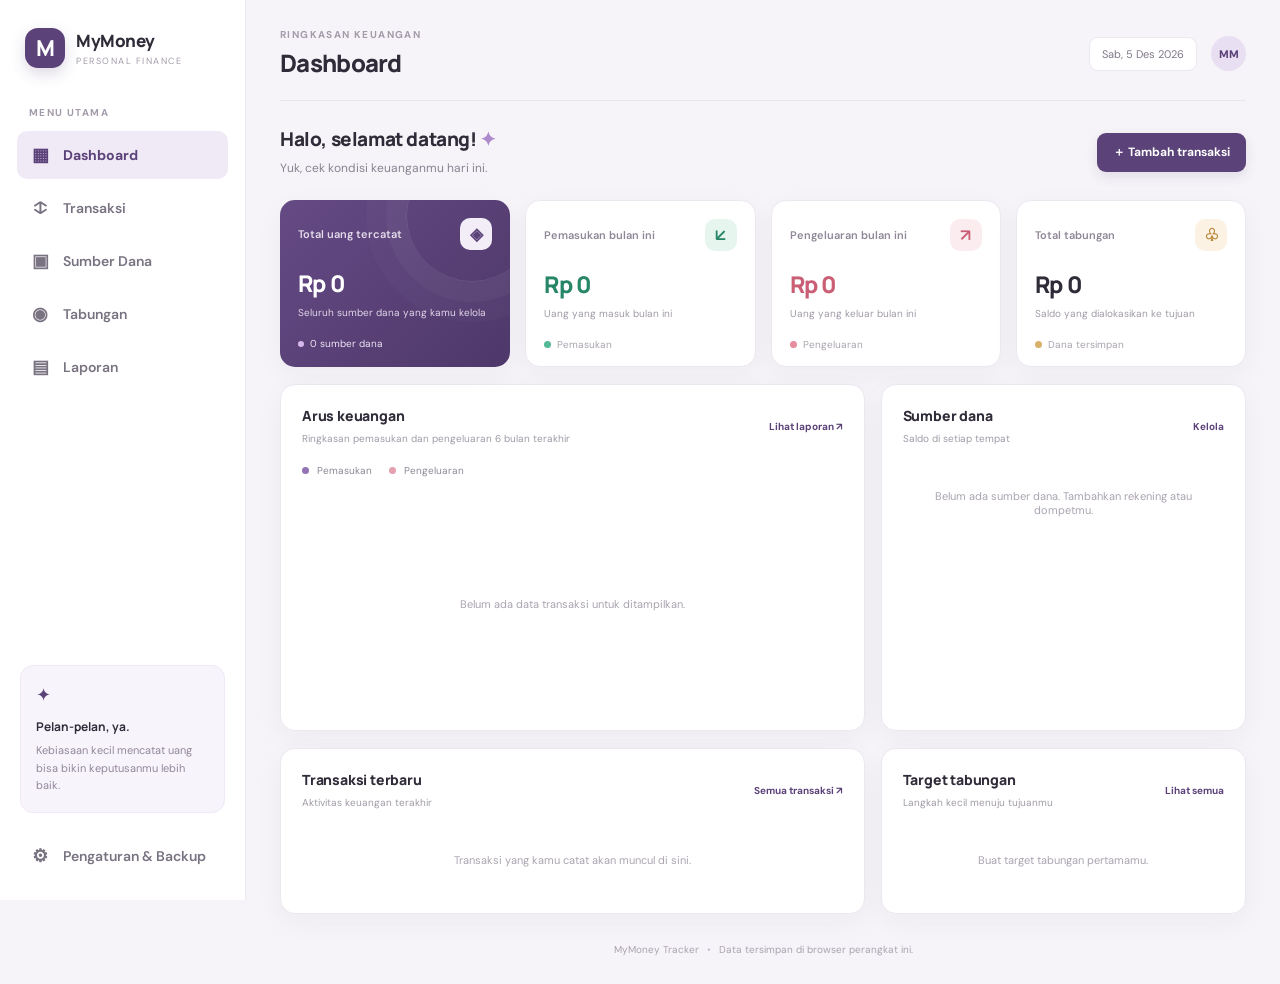
<file: index.html>
<!DOCTYPE html>
<html lang="id">
<head>
  <meta charset="UTF-8"><meta name="viewport" content="width=device-width, initial-scale=1.0">
  <meta name="theme-color" content="#5a3f78">
  <title>MyMoney — Dashboard Keuangan</title>
  <link rel="stylesheet" href="css/style.css">
  <script src="js/app.js" defer></script>
</head>
<body>
<div class="app-shell">
  <aside class="sidebar" id="sidebar">
    <a class="brand" href="index.html"><span class="brand-mark">M</span><span><b>MyMoney</b><small>PERSONAL FINANCE</small></span></a>
    <div class="nav-label">MENU UTAMA</div>
    <nav class="nav-list">
      <a class="nav-link active" href="index.html"><span>▦</span> Dashboard</a>
      <a class="nav-link" href="transaksi.html"><span>↕</span> Transaksi</a>
      <a class="nav-link" href="sumber-dana.html"><span>▣</span> Sumber Dana</a>
      <a class="nav-link" href="tabungan.html"><span>◉</span> Tabungan</a>
      <a class="nav-link" href="laporan.html"><span>▤</span> Laporan</a>
    </nav>
    <div class="sidebar-bottom">
      <div class="tip-card"><span class="tip-icon">✦</span><b>Pelan-pelan, ya.</b><p>Kebiasaan kecil mencatat uang bisa bikin keputusanmu lebih baik.</p></div>
      <a class="nav-link" href="pengaturan.html"><span>⚙</span> Pengaturan & Backup</a>
    </div>
  </aside>
  <main class="main-content">
    <header class="topbar"><button class="menu-toggle" id="menuToggle" aria-label="Buka menu">☰</button><div><p class="eyebrow" id="todayLabel">RINGKASAN KEUANGAN</p><h1>Dashboard</h1></div><div class="top-actions"><span class="today-chip" id="todayChip"></span><a class="avatar" href="pengaturan.html">MM</a></div></header>
    <section class="welcome-row"><div><h2>Halo, selamat datang! <span>✦</span></h2><p>Yuk, cek kondisi keuanganmu hari ini.</p></div><a class="button primary" href="transaksi.html#formTransaksi">＋ Tambah transaksi</a></section>
    <section class="summary-grid">
      <article class="summary-card balance-card"><div class="card-top"><span>Total uang tercatat</span><span class="icon-bubble">◈</span></div><h2 id="totalBalance">Rp0</h2><p>Seluruh sumber dana yang kamu kelola</p><div class="card-foot"><span class="dot light"></span> <span id="sourceCount">0 sumber dana</span></div></article>
      <article class="summary-card"><div class="card-top"><span>Pemasukan bulan ini</span><span class="icon-bubble green">↙</span></div><h2 class="positive" id="monthIncome">Rp0</h2><p>Uang yang masuk bulan ini</p><div class="card-foot"><span class="mini-dot green-bg"></span> Pemasukan</div></article>
      <article class="summary-card"><div class="card-top"><span>Pengeluaran bulan ini</span><span class="icon-bubble pink">↗</span></div><h2 class="negative" id="monthExpense">Rp0</h2><p>Uang yang keluar bulan ini</p><div class="card-foot"><span class="mini-dot pink-bg"></span> Pengeluaran</div></article>
      <article class="summary-card"><div class="card-top"><span>Total tabungan</span><span class="icon-bubble gold">♧</span></div><h2 id="totalSavings">Rp0</h2><p>Saldo yang dialokasikan ke tujuan</p><div class="card-foot"><span class="mini-dot gold-bg"></span> Dana tersimpan</div></article>
    </section>
    <section class="content-grid">
      <article class="panel wide-panel"><div class="panel-heading"><div><h3>Arus keuangan</h3><p>Ringkasan pemasukan dan pengeluaran 6 bulan terakhir</p></div><a href="laporan.html" class="text-link">Lihat laporan ↗</a></div><div class="chart-legend"><span><i class="legend-dot income-dot"></i> Pemasukan</span><span><i class="legend-dot expense-dot"></i> Pengeluaran</span></div><div class="chart" id="cashflowChart"><div class="empty-state">Belum ada data transaksi untuk ditampilkan.</div></div></article>
      <article class="panel"><div class="panel-heading"><div><h3>Sumber dana</h3><p>Saldo di setiap tempat</p></div><a href="sumber-dana.html" class="text-link">Kelola</a></div><div id="walletPreview" class="wallet-list"></div></article>
    </section>
    <section class="content-grid lower-grid">
      <article class="panel"><div class="panel-heading"><div><h3>Transaksi terbaru</h3><p>Aktivitas keuangan terakhir</p></div><a href="transaksi.html" class="text-link">Semua transaksi ↗</a></div><div id="recentTransactions" class="transaction-list"></div></article>
      <article class="panel"><div class="panel-heading"><div><h3>Target tabungan</h3><p>Langkah kecil menuju tujuanmu</p></div><a href="tabungan.html" class="text-link">Lihat semua</a></div><div id="savingsPreview" class="savings-list"></div></article>
    </section>
    <footer class="footer">MyMoney Tracker <span>•</span> Data tersimpan di browser perangkat ini.</footer>
  </main>
</div>
<div class="toast" id="toast" role="status"></div>
</body></html>
</file>
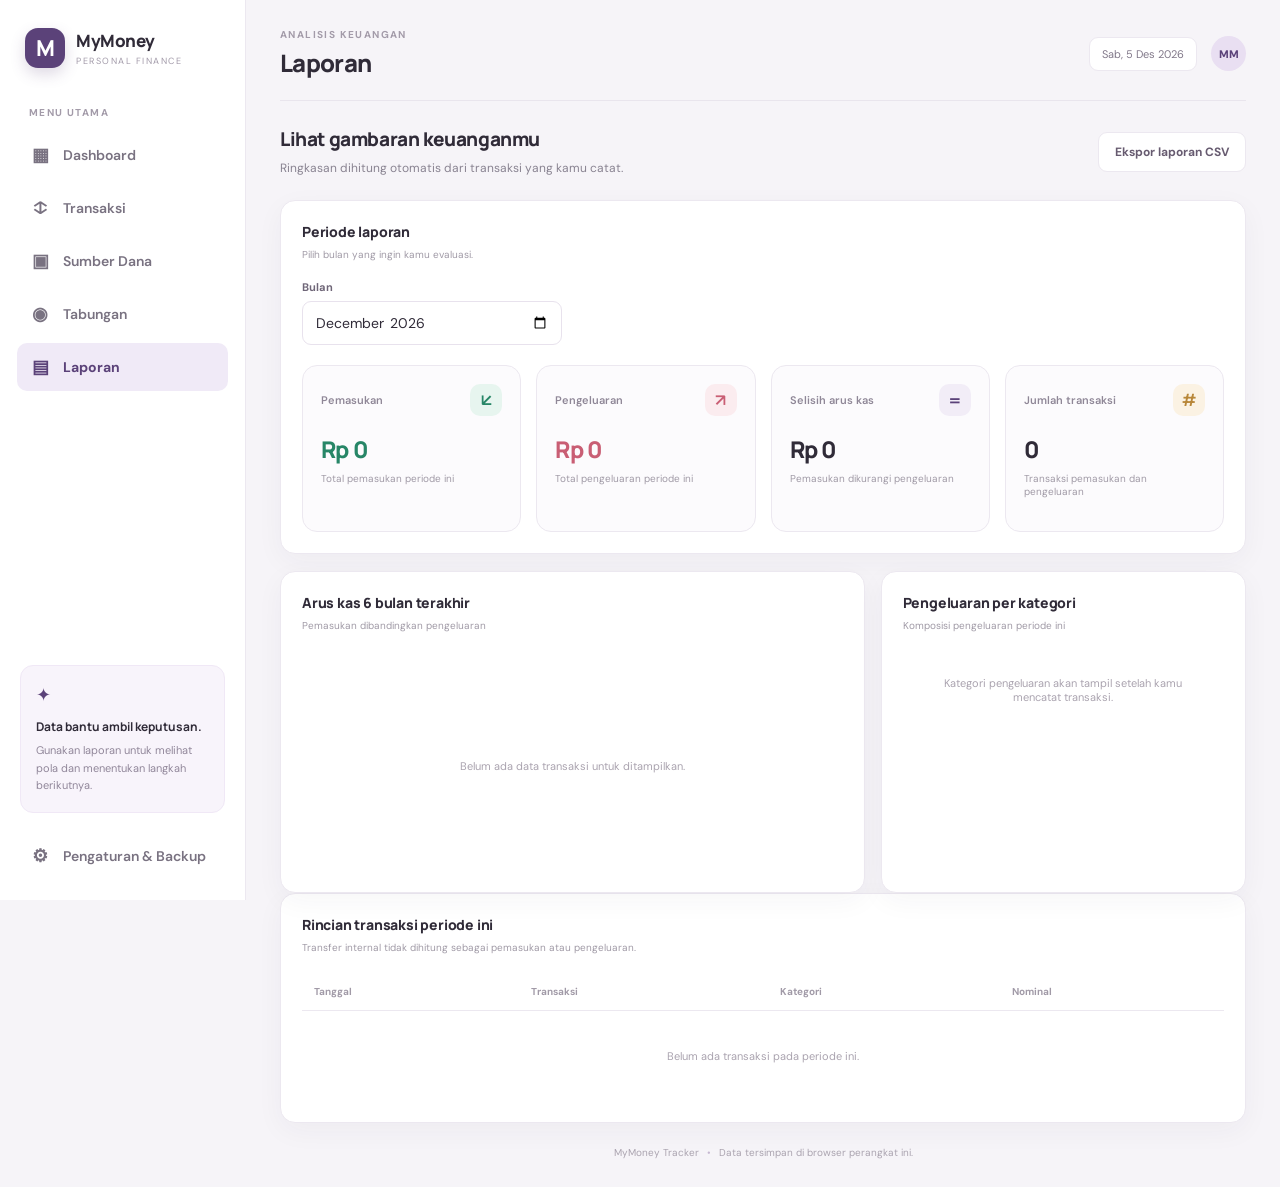
<file: laporan.html>
<!DOCTYPE html><html lang="id"><head><meta charset="UTF-8"><meta name="viewport" content="width=device-width, initial-scale=1"><title>Laporan — MyMoney</title><link rel="stylesheet" href="css/style.css"><script src="js/app.js" defer></script></head><body><div class="app-shell"><aside class="sidebar" id="sidebar"><a class="brand" href="index.html"><span class="brand-mark">M</span><span><b>MyMoney</b><small>PERSONAL FINANCE</small></span></a><div class="nav-label">MENU UTAMA</div><nav class="nav-list"><a class="nav-link" href="index.html"><span>▦</span> Dashboard</a><a class="nav-link" href="transaksi.html"><span>↕</span> Transaksi</a><a class="nav-link" href="sumber-dana.html"><span>▣</span> Sumber Dana</a><a class="nav-link" href="tabungan.html"><span>◉</span> Tabungan</a><a class="nav-link active" href="laporan.html"><span>▤</span> Laporan</a></nav><div class="sidebar-bottom"><div class="tip-card"><span class="tip-icon">✦</span><b>Data bantu ambil keputusan.</b><p>Gunakan laporan untuk melihat pola dan menentukan langkah berikutnya.</p></div><a class="nav-link" href="pengaturan.html"><span>⚙</span> Pengaturan & Backup</a></div></aside><main class="main-content"><header class="topbar"><button class="menu-toggle" id="menuToggle">☰</button><div><p class="eyebrow">ANALISIS KEUANGAN</p><h1>Laporan</h1></div><div class="top-actions"><span class="today-chip" id="todayChip"></span><a class="avatar" href="pengaturan.html">MM</a></div></header><section class="welcome-row"><div><h2>Lihat gambaran keuanganmu</h2><p>Ringkasan dihitung otomatis dari transaksi yang kamu catat.</p></div><button class="button secondary" id="exportReport">Ekspor laporan CSV</button></section><section class="panel"><div class="panel-heading"><div><h3>Periode laporan</h3><p>Pilih bulan yang ingin kamu evaluasi.</p></div></div><div class="filter-row report-filter"><label class="field"><span>Bulan</span><input type="month" id="reportMonth"></label></div><div class="summary-grid report-summary"><article class="summary-card"><div class="card-top"><span>Pemasukan</span><span class="icon-bubble green">↙</span></div><h2 class="positive" id="reportIncome">Rp0</h2><p>Total pemasukan periode ini</p></article><article class="summary-card"><div class="card-top"><span>Pengeluaran</span><span class="icon-bubble pink">↗</span></div><h2 class="negative" id="reportExpense">Rp0</h2><p>Total pengeluaran periode ini</p></article><article class="summary-card"><div class="card-top"><span>Selisih arus kas</span><span class="icon-bubble">＝</span></div><h2 id="reportNet">Rp0</h2><p>Pemasukan dikurangi pengeluaran</p></article><article class="summary-card"><div class="card-top"><span>Jumlah transaksi</span><span class="icon-bubble gold">#</span></div><h2 id="reportCount">0</h2><p>Transaksi pemasukan dan pengeluaran</p></article></section></section><section class="content-grid"><article class="panel"><div class="panel-heading"><div><h3>Arus kas 6 bulan terakhir</h3><p>Pemasukan dibandingkan pengeluaran</p></div></div><div class="chart" id="reportChart"></div></article><article class="panel"><div class="panel-heading"><div><h3>Pengeluaran per kategori</h3><p>Komposisi pengeluaran periode ini</p></div></div><div id="categoryBreakdown" class="breakdown-list"></div></article></section><section class="panel"><div class="panel-heading"><div><h3>Rincian transaksi periode ini</h3><p>Transfer internal tidak dihitung sebagai pemasukan atau pengeluaran.</p></div></div><div class="table-wrap"><table><thead><tr><th>Tanggal</th><th>Transaksi</th><th>Kategori</th><th>Nominal</th></tr></thead><tbody id="reportRows"></tbody></table></div></section><footer class="footer">MyMoney Tracker <span>•</span> Data tersimpan di browser perangkat ini.</footer></main></div><div class="toast" id="toast" role="status"></div></body></html>
</file>
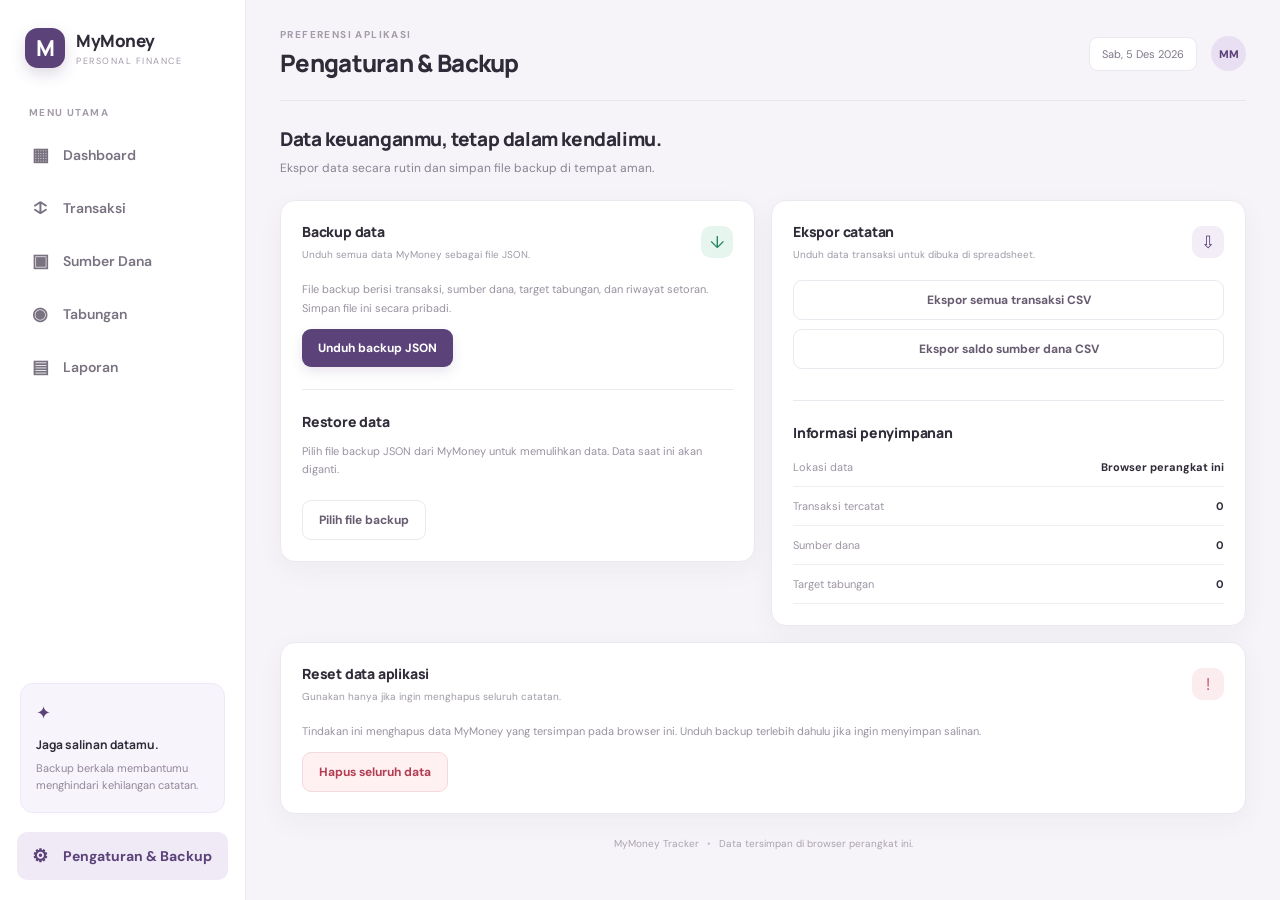
<file: pengaturan.html>
<!DOCTYPE html><html lang="id"><head><meta charset="UTF-8"><meta name="viewport" content="width=device-width, initial-scale=1"><title>Pengaturan — MyMoney</title><link rel="stylesheet" href="css/style.css"><script src="js/app.js" defer></script></head><body><div class="app-shell"><aside class="sidebar" id="sidebar"><a class="brand" href="index.html"><span class="brand-mark">M</span><span><b>MyMoney</b><small>PERSONAL FINANCE</small></span></a><div class="nav-label">MENU UTAMA</div><nav class="nav-list"><a class="nav-link" href="index.html"><span>▦</span> Dashboard</a><a class="nav-link" href="transaksi.html"><span>↕</span> Transaksi</a><a class="nav-link" href="sumber-dana.html"><span>▣</span> Sumber Dana</a><a class="nav-link" href="tabungan.html"><span>◉</span> Tabungan</a><a class="nav-link" href="laporan.html"><span>▤</span> Laporan</a></nav><div class="sidebar-bottom"><div class="tip-card"><span class="tip-icon">✦</span><b>Jaga salinan datamu.</b><p>Backup berkala membantumu menghindari kehilangan catatan.</p></div><a class="nav-link active" href="pengaturan.html"><span>⚙</span> Pengaturan & Backup</a></div></aside><main class="main-content"><header class="topbar"><button class="menu-toggle" id="menuToggle">☰</button><div><p class="eyebrow">PREFERENSI APLIKASI</p><h1>Pengaturan & Backup</h1></div><div class="top-actions"><span class="today-chip" id="todayChip"></span><a class="avatar" href="pengaturan.html">MM</a></div></header><section class="welcome-row"><div><h2>Data keuanganmu, tetap dalam kendalimu.</h2><p>Ekspor data secara rutin dan simpan file backup di tempat aman.</p></div></section><div class="settings-grid"><section class="panel"><div class="panel-heading"><div><h3>Backup data</h3><p>Unduh semua data MyMoney sebagai file JSON.</p></div><span class="icon-bubble green">↓</span></div><p class="muted">File backup berisi transaksi, sumber dana, target tabungan, dan riwayat setoran. Simpan file ini secara pribadi.</p><button class="button primary" id="backupData">Unduh backup JSON</button><div class="divider-line"></div><h3>Restore data</h3><p class="muted">Pilih file backup JSON dari MyMoney untuk memulihkan data. Data saat ini akan diganti.</p><label class="button secondary file-button">Pilih file backup<input type="file" id="restoreFile" accept=".json,application/json"></label></section><section class="panel"><div class="panel-heading"><div><h3>Ekspor catatan</h3><p>Unduh data transaksi untuk dibuka di spreadsheet.</p></div><span class="icon-bubble">⇩</span></div><button class="button secondary full-button" id="exportAllCsv">Ekspor semua transaksi CSV</button><button class="button secondary full-button" id="exportWalletCsv">Ekspor saldo sumber dana CSV</button><div class="divider-line"></div><h3>Informasi penyimpanan</h3><div class="info-row"><span>Lokasi data</span><b>Browser perangkat ini</b></div><div class="info-row"><span>Transaksi tercatat</span><b id="settingsTxCount">0</b></div><div class="info-row"><span>Sumber dana</span><b id="settingsWalletCount">0</b></div><div class="info-row"><span>Target tabungan</span><b id="settingsGoalCount">0</b></div></section><section class="panel danger-panel"><div class="panel-heading"><div><h3>Reset data aplikasi</h3><p>Gunakan hanya jika ingin menghapus seluruh catatan.</p></div><span class="icon-bubble pink">!</span></div><p class="muted">Tindakan ini menghapus data MyMoney yang tersimpan pada browser ini. Unduh backup terlebih dahulu jika ingin menyimpan salinan.</p><button class="button danger" id="resetData">Hapus seluruh data</button></section></div><footer class="footer">MyMoney Tracker <span>•</span> Data tersimpan di browser perangkat ini.</footer></main></div><div class="toast" id="toast" role="status"></div></body></html>
</file>
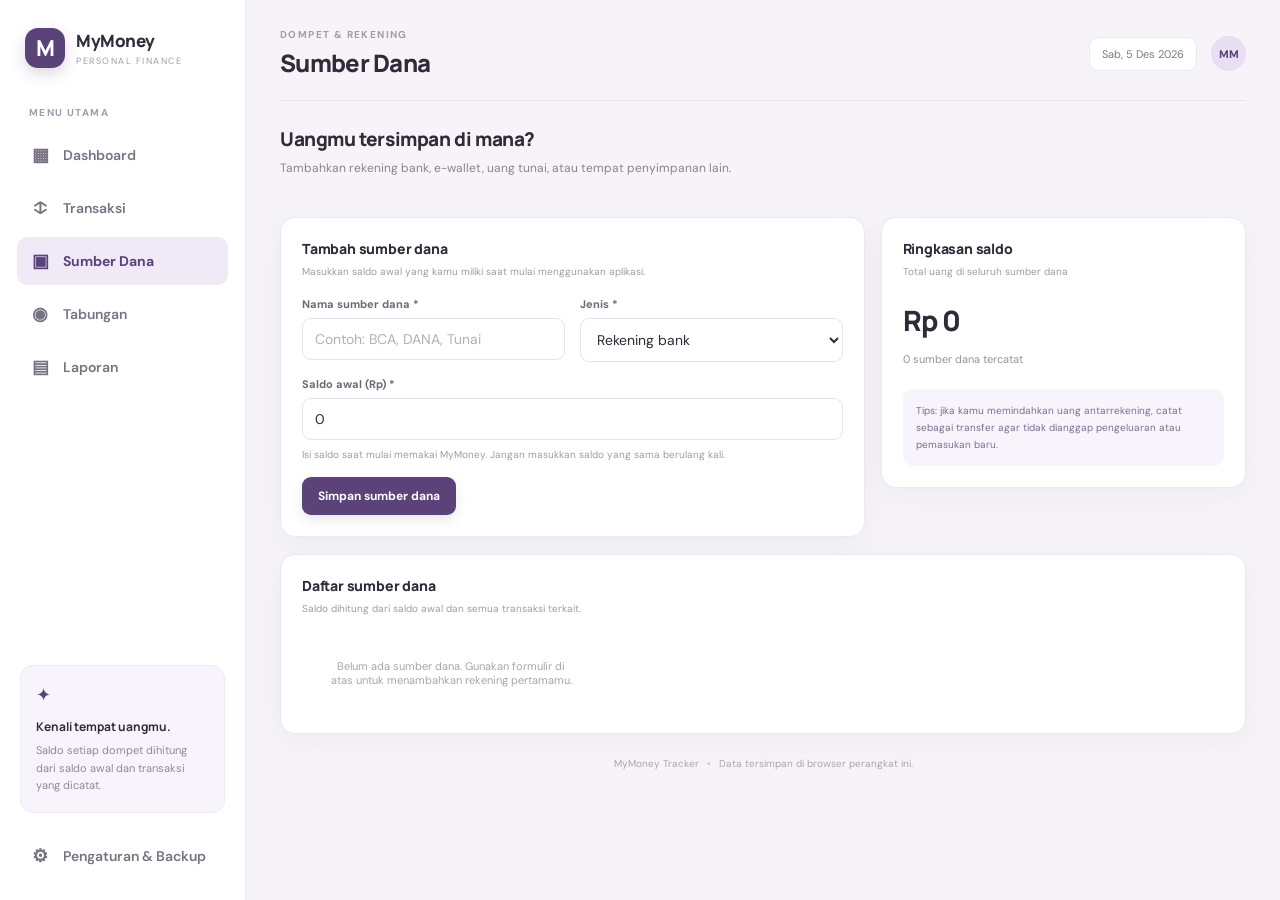
<file: sumber-dana.html>
<!DOCTYPE html><html lang="id"><head><meta charset="UTF-8"><meta name="viewport" content="width=device-width, initial-scale=1"><title>Sumber Dana — MyMoney</title><link rel="stylesheet" href="css/style.css"><script src="js/app.js" defer></script></head><body><div class="app-shell"><aside class="sidebar" id="sidebar"><a class="brand" href="index.html"><span class="brand-mark">M</span><span><b>MyMoney</b><small>PERSONAL FINANCE</small></span></a><div class="nav-label">MENU UTAMA</div><nav class="nav-list"><a class="nav-link" href="index.html"><span>▦</span> Dashboard</a><a class="nav-link" href="transaksi.html"><span>↕</span> Transaksi</a><a class="nav-link active" href="sumber-dana.html"><span>▣</span> Sumber Dana</a><a class="nav-link" href="tabungan.html"><span>◉</span> Tabungan</a><a class="nav-link" href="laporan.html"><span>▤</span> Laporan</a></nav><div class="sidebar-bottom"><div class="tip-card"><span class="tip-icon">✦</span><b>Kenali tempat uangmu.</b><p>Saldo setiap dompet dihitung dari saldo awal dan transaksi yang dicatat.</p></div><a class="nav-link" href="pengaturan.html"><span>⚙</span> Pengaturan & Backup</a></div></aside><main class="main-content"><header class="topbar"><button class="menu-toggle" id="menuToggle">☰</button><div><p class="eyebrow">DOMPET & REKENING</p><h1>Sumber Dana</h1></div><div class="top-actions"><span class="today-chip" id="todayChip"></span><a class="avatar" href="pengaturan.html">MM</a></div></header><section class="welcome-row"><div><h2>Uangmu tersimpan di mana?</h2><p>Tambahkan rekening bank, e-wallet, uang tunai, atau tempat penyimpanan lain.</p></div></section><div class="content-grid wallet-layout"><section class="panel"><div class="panel-heading"><div><h3 id="walletFormTitle">Tambah sumber dana</h3><p>Masukkan saldo awal yang kamu miliki saat mulai menggunakan aplikasi.</p></div></div><form id="walletForm" class="form-grid"><input type="hidden" id="walletEditId"><label class="field"><span>Nama sumber dana *</span><input id="walletName" required maxlength="45" placeholder="Contoh: BCA, DANA, Tunai"></label><label class="field"><span>Jenis *</span><select id="walletType"><option>Rekening bank</option><option>E-wallet</option><option>Uang tunai</option><option>Tabungan</option><option>Lainnya</option></select></label><label class="field full"><span>Saldo awal (Rp) *</span><input type="number" id="walletOpening" min="0" step="1" value="0" required><small class="field-help">Isi saldo saat mulai memakai MyMoney. Jangan masukkan saldo yang sama berulang kali.</small></label><div class="form-actions full"><button class="button primary" type="submit" id="saveWallet">Simpan sumber dana</button><button class="button secondary hidden" type="button" id="cancelWalletEdit">Batal edit</button></div></form></section><section class="panel"><div class="panel-heading"><div><h3>Ringkasan saldo</h3><p>Total uang di seluruh sumber dana</p></div></div><div class="big-balance" id="walletTotal">Rp0</div><p class="muted" id="walletSummary">0 sumber dana tercatat</p><div class="note-box">Tips: jika kamu memindahkan uang antarrekening, catat sebagai transfer agar tidak dianggap pengeluaran atau pemasukan baru.</div></section></div><section class="panel table-panel"><div class="panel-heading"><div><h3>Daftar sumber dana</h3><p>Saldo dihitung dari saldo awal dan semua transaksi terkait.</p></div></div><div id="walletCards" class="wallet-cards"></div></section><footer class="footer">MyMoney Tracker <span>•</span> Data tersimpan di browser perangkat ini.</footer></main></div><div class="toast" id="toast" role="status"></div></body></html>
</file>
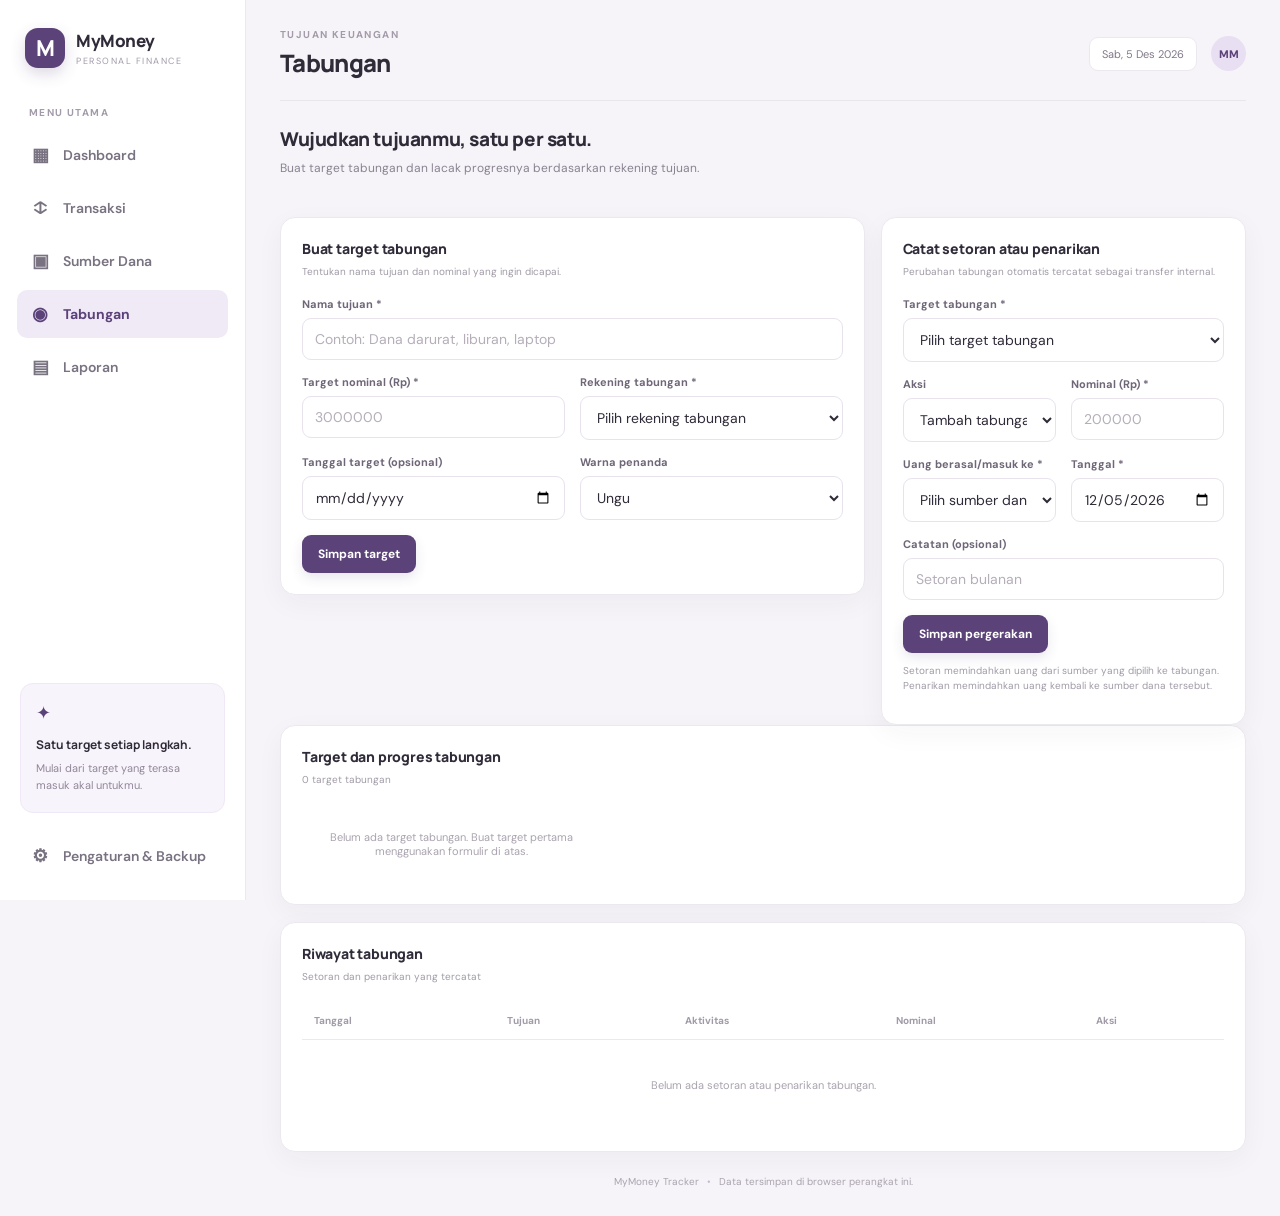
<file: tabungan.html>
<!DOCTYPE html><html lang="id"><head><meta charset="UTF-8"><meta name="viewport" content="width=device-width, initial-scale=1"><title>Tabungan — MyMoney</title><link rel="stylesheet" href="css/style.css"><script src="js/app.js" defer></script></head><body><div class="app-shell"><aside class="sidebar" id="sidebar"><a class="brand" href="index.html"><span class="brand-mark">M</span><span><b>MyMoney</b><small>PERSONAL FINANCE</small></span></a><div class="nav-label">MENU UTAMA</div><nav class="nav-list"><a class="nav-link" href="index.html"><span>▦</span> Dashboard</a><a class="nav-link" href="transaksi.html"><span>↕</span> Transaksi</a><a class="nav-link" href="sumber-dana.html"><span>▣</span> Sumber Dana</a><a class="nav-link active" href="tabungan.html"><span>◉</span> Tabungan</a><a class="nav-link" href="laporan.html"><span>▤</span> Laporan</a></nav><div class="sidebar-bottom"><div class="tip-card"><span class="tip-icon">✦</span><b>Satu target setiap langkah.</b><p>Mulai dari target yang terasa masuk akal untukmu.</p></div><a class="nav-link" href="pengaturan.html"><span>⚙</span> Pengaturan & Backup</a></div></aside><main class="main-content"><header class="topbar"><button class="menu-toggle" id="menuToggle">☰</button><div><p class="eyebrow">TUJUAN KEUANGAN</p><h1>Tabungan</h1></div><div class="top-actions"><span class="today-chip" id="todayChip"></span><a class="avatar" href="pengaturan.html">MM</a></div></header><section class="welcome-row"><div><h2>Wujudkan tujuanmu, satu per satu.</h2><p>Buat target tabungan dan lacak progresnya berdasarkan rekening tujuan.</p></div></section><div class="content-grid savings-layout"><section class="panel"><div class="panel-heading"><div><h3 id="goalFormTitle">Buat target tabungan</h3><p>Tentukan nama tujuan dan nominal yang ingin dicapai.</p></div></div><form id="goalForm" class="form-grid"><input type="hidden" id="goalId"><label class="field full"><span>Nama tujuan *</span><input id="goalName" maxlength="55" required placeholder="Contoh: Dana darurat, liburan, laptop"></label><label class="field"><span>Target nominal (Rp) *</span><input id="goalTarget" type="number" min="1" required placeholder="3000000"></label><label class="field"><span>Rekening tabungan *</span><select id="goalWallet" required></select></label><label class="field"><span>Tanggal target (opsional)</span><input id="goalDate" type="date"></label><label class="field"><span>Warna penanda</span><select id="goalColor"><option value="purple">Ungu</option><option value="green">Hijau</option><option value="gold">Emas</option><option value="blue">Biru</option></select></label><div class="form-actions full"><button class="button primary" type="submit" id="saveGoal">Simpan target</button><button class="button secondary hidden" type="button" id="cancelGoalEdit">Batal edit</button></div></form></section><section class="panel"><div class="panel-heading"><div><h3>Catat setoran atau penarikan</h3><p>Perubahan tabungan otomatis tercatat sebagai transfer internal.</p></div></div><form id="savingMovementForm" class="form-grid"><label class="field full"><span>Target tabungan *</span><select id="movementGoal" required></select></label><label class="field"><span>Aksi</span><select id="movementType"><option value="deposit">Tambah tabungan</option><option value="withdraw">Tarik tabungan</option></select></label><label class="field"><span>Nominal (Rp) *</span><input id="movementAmount" type="number" min="1" required placeholder="200000"></label><label class="field"><span>Uang berasal/masuk ke *</span><select id="movementWallet" required></select></label><label class="field"><span>Tanggal *</span><input id="movementDate" type="date" required></label><label class="field full"><span>Catatan (opsional)</span><input id="movementNote" maxlength="100" placeholder="Setoran bulanan"></label><div class="form-actions full"><button class="button primary" type="submit">Simpan pergerakan</button></div></form><p class="field-help">Setoran memindahkan uang dari sumber yang dipilih ke tabungan. Penarikan memindahkan uang kembali ke sumber dana tersebut.</p></section></div><section class="panel"><div class="panel-heading"><div><h3>Target dan progres tabungan</h3><p id="goalSummary">Semua tujuan tabunganmu</p></div></div><div id="goalCards" class="goal-grid"></div></section><section class="panel table-panel"><div class="panel-heading"><div><h3>Riwayat tabungan</h3><p>Setoran dan penarikan yang tercatat</p></div></div><div class="table-wrap"><table><thead><tr><th>Tanggal</th><th>Tujuan</th><th>Aktivitas</th><th>Nominal</th><th>Aksi</th></tr></thead><tbody id="savingRows"></tbody></table></div></section><footer class="footer">MyMoney Tracker <span>•</span> Data tersimpan di browser perangkat ini.</footer></main></div><div class="toast" id="toast" role="status"></div></body></html>
</file>
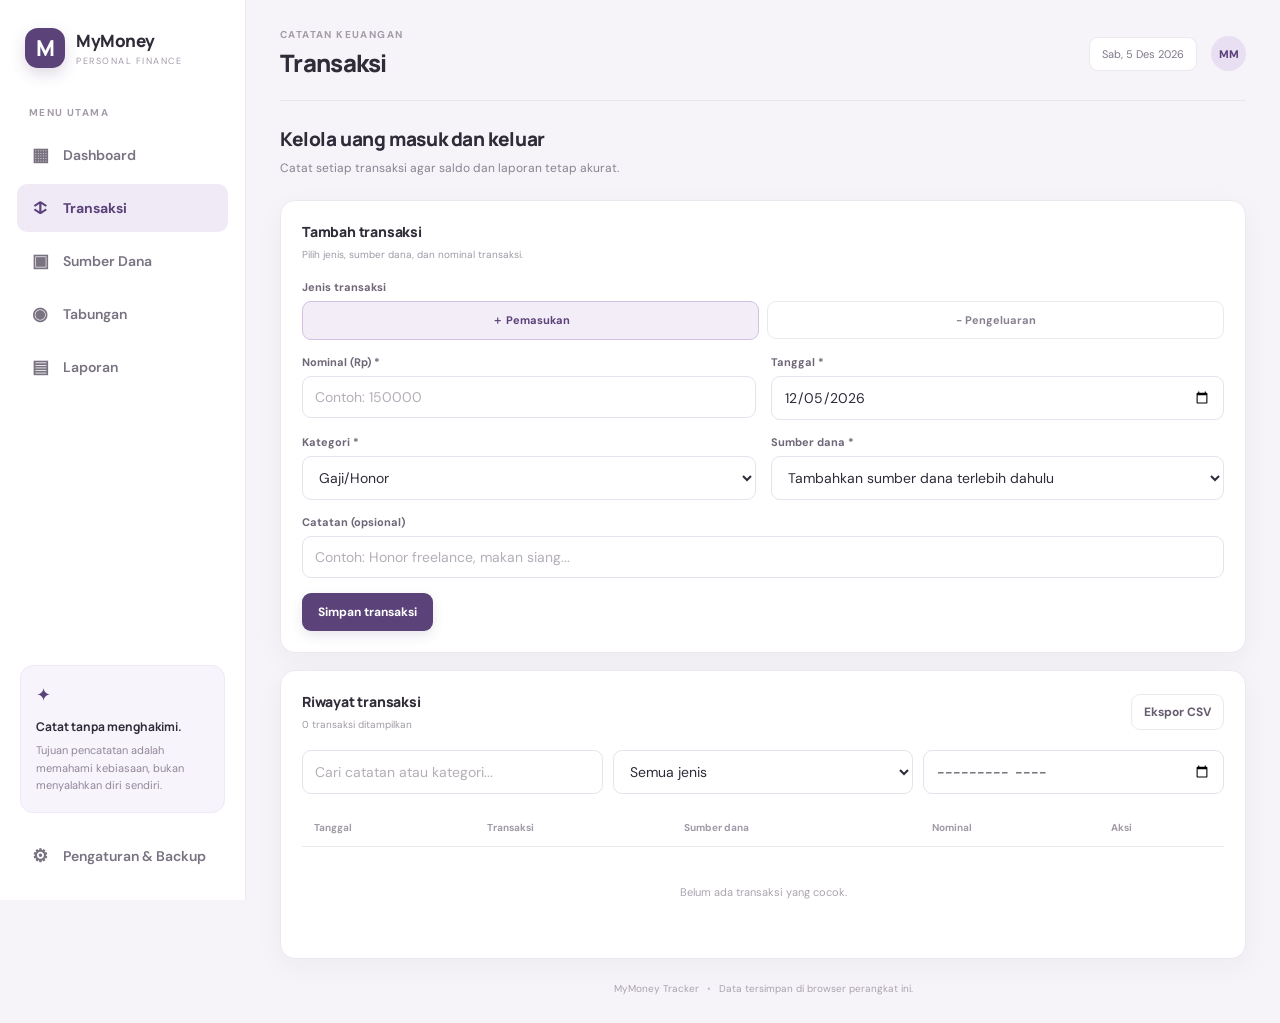
<file: transaksi.html>
<!DOCTYPE html><html lang="id"><head><meta charset="UTF-8"><meta name="viewport" content="width=device-width, initial-scale=1"><title>Transaksi — MyMoney</title><link rel="stylesheet" href="css/style.css"><script src="js/app.js" defer></script></head><body><div class="app-shell"><aside class="sidebar" id="sidebar"><a class="brand" href="index.html"><span class="brand-mark">M</span><span><b>MyMoney</b><small>PERSONAL FINANCE</small></span></a><div class="nav-label">MENU UTAMA</div><nav class="nav-list"><a class="nav-link" href="index.html"><span>▦</span> Dashboard</a><a class="nav-link active" href="transaksi.html"><span>↕</span> Transaksi</a><a class="nav-link" href="sumber-dana.html"><span>▣</span> Sumber Dana</a><a class="nav-link" href="tabungan.html"><span>◉</span> Tabungan</a><a class="nav-link" href="laporan.html"><span>▤</span> Laporan</a></nav><div class="sidebar-bottom"><div class="tip-card"><span class="tip-icon">✦</span><b>Catat tanpa menghakimi.</b><p>Tujuan pencatatan adalah memahami kebiasaan, bukan menyalahkan diri sendiri.</p></div><a class="nav-link" href="pengaturan.html"><span>⚙</span> Pengaturan & Backup</a></div></aside><main class="main-content"><header class="topbar"><button class="menu-toggle" id="menuToggle">☰</button><div><p class="eyebrow">CATATAN KEUANGAN</p><h1>Transaksi</h1></div><div class="top-actions"><span class="today-chip" id="todayChip"></span><a class="avatar" href="pengaturan.html">MM</a></div></header><section class="welcome-row"><div><h2>Kelola uang masuk dan keluar</h2><p>Catat setiap transaksi agar saldo dan laporan tetap akurat.</p></div></section><section class="panel form-panel" id="formTransaksi"><div class="panel-heading"><div><h3 id="transactionFormTitle">Tambah transaksi</h3><p>Pilih jenis, sumber dana, dan nominal transaksi.</p></div></div><form id="transactionForm" class="form-grid"><input type="hidden" id="transactionId"><label class="field full"><span>Jenis transaksi</span><div class="segmented"><label><input type="radio" name="type" value="income" checked><span>＋ Pemasukan</span></label><label><input type="radio" name="type" value="expense"><span>− Pengeluaran</span></label></div></label><label class="field"><span>Nominal (Rp) *</span><input type="number" id="amount" min="1" step="1" placeholder="Contoh: 150000" required></label><label class="field"><span>Tanggal *</span><input type="date" id="date" required></label><label class="field"><span>Kategori *</span><select id="category" required></select></label><label class="field"><span>Sumber dana *</span><select id="walletId" required></select></label><label class="field full"><span>Catatan (opsional)</span><input type="text" id="note" maxlength="120" placeholder="Contoh: Honor freelance, makan siang..."></label><div class="form-actions full"><button class="button primary" type="submit" id="saveTransaction">Simpan transaksi</button><button class="button secondary hidden" type="button" id="cancelEdit">Batal edit</button></div></form></section><section class="panel table-panel"><div class="panel-heading"><div><h3>Riwayat transaksi</h3><p id="transactionCount">Semua catatan keuanganmu</p></div><button class="button secondary small" id="exportTransactions">Ekspor CSV</button></div><div class="filter-row"><input id="searchTransactions" type="search" placeholder="Cari catatan atau kategori..."><select id="filterType"><option value="all">Semua jenis</option><option value="income">Pemasukan</option><option value="expense">Pengeluaran</option><option value="transfer">Transfer</option></select><input type="month" id="filterMonth" aria-label="Filter bulan"></div><div class="table-wrap"><table><thead><tr><th>Tanggal</th><th>Transaksi</th><th>Sumber dana</th><th>Nominal</th><th>Aksi</th></tr></thead><tbody id="transactionRows"></tbody></table></div></section><footer class="footer">MyMoney Tracker <span>•</span> Data tersimpan di browser perangkat ini.</footer></main></div><div class="toast" id="toast" role="status"></div></body></html>
</file>
<file: css/style.css>
@import url('https://fonts.googleapis.com/css2?family=DM+Sans:wght@400;500;600;700&family=Manrope:wght@400;500;600;700;800&display=swap');
:root{--purple:#5b4279;--purple-dark:#47315f;--lavender:#f0eaf7;--cream:#fbfaf8;--bg:#f6f4f8;--text:#302b38;--muted:#898391;--line:#ece8f0;--green:#278667;--red:#c95e74;--gold:#b88739;--white:#fff;--shadow:0 8px 28px rgba(50,35,68,.045)}
*{box-sizing:border-box}body{margin:0;background:var(--bg);color:var(--text);font-family:'DM Sans',sans-serif;font-size:14px}a{color:inherit;text-decoration:none}button,input,select{font:inherit}button{cursor:pointer}.app-shell{min-height:100vh}.sidebar{position:fixed;left:0;top:0;bottom:0;width:246px;background:#fff;border-right:1px solid var(--line);padding:28px 17px 20px;display:flex;flex-direction:column;z-index:10}.brand{display:flex;align-items:center;gap:11px;padding:0 8px 38px}.brand-mark{width:40px;height:40px;border-radius:13px;background:var(--purple);color:#fff;display:grid;place-items:center;font:800 22px Manrope;box-shadow:0 6px 15px #5b427933}.brand b{display:block;font:800 17px Manrope;letter-spacing:-.5px}.brand small{display:block;font-size:9px;letter-spacing:1.5px;color:#a29aa9;margin-top:3px}.nav-label,.eyebrow{font-size:10px;letter-spacing:1.4px;color:#a39ba9;font-weight:700}.nav-label{padding:0 12px 12px}.nav-list{display:grid;gap:5px}.nav-link{display:flex;align-items:center;gap:13px;padding:12px 13px;border-radius:10px;color:#797281;font-weight:600;transition:.2s}.nav-link>span{font-size:18px;width:20px;text-align:center}.nav-link:hover{background:#f7f3fa;color:var(--purple)}.nav-link.active{background:var(--lavender);color:var(--purple);font-weight:700}.sidebar-bottom{margin-top:auto}.tip-card{margin:0 3px 19px;padding:17px 15px;background:#f8f4fb;border:1px solid #f0e8f6;border-radius:13px}.tip-icon{display:block;color:var(--purple);font-size:18px;margin-bottom:10px}.tip-card b{font:700 12px Manrope}.tip-card p{font-size:11px;color:#91879a;line-height:1.6;margin:7px 0 0}.main-content{margin-left:246px;padding:28px 34px 20px;max-width:1800px}.topbar{display:flex;align-items:center;gap:15px;border-bottom:1px solid #e9e5ed;padding-bottom:21px}.topbar h1{font:800 24px Manrope;margin:5px 0 0;letter-spacing:-.7px}.eyebrow{margin:0}.top-actions{margin-left:auto;display:flex;align-items:center;gap:14px}.today-chip{font-size:11px;color:#817889;background:#fff;border:1px solid var(--line);padding:9px 12px;border-radius:9px}.avatar{width:35px;height:35px;border-radius:50%;display:grid;place-items:center;background:#e9dff2;color:var(--purple);font-size:11px;font-weight:800}.menu-toggle{display:none;border:0;background:white;border-radius:9px;padding:8px 10px}.welcome-row{display:flex;align-items:center;justify-content:space-between;gap:18px;padding:25px 0 22px}.welcome-row h2{font:800 19px Manrope;margin:0 0 7px;letter-spacing:-.4px}.welcome-row h2 span{color:#ad8acb}.welcome-row p{color:var(--muted);margin:0;font-size:12px;line-height:1.6}.button{border:0;border-radius:9px;padding:11px 16px;font-size:12px;font-weight:700;display:inline-flex;align-items:center;justify-content:center;gap:7px;transition:.2s}.button.primary{background:var(--purple);color:#fff;box-shadow:0 5px 12px #5b427922}.button.primary:hover{background:var(--purple-dark);transform:translateY(-1px)}.button.secondary{background:#fff;border:1px solid var(--line);color:#675b70}.button.secondary:hover{border-color:#cbb9da;background:#fcfaff}.button.small{padding:9px 12px}.button.danger{background:#fff0f1;color:#b33d52;border:1px solid #f4d9de}.summary-grid{display:grid;grid-template-columns:repeat(4,minmax(0,1fr));gap:15px}.summary-card,.panel{background:#fff;border:1px solid var(--line);border-radius:15px;box-shadow:var(--shadow)}.summary-card{padding:18px 18px 15px;min-width:0}.balance-card{background:linear-gradient(135deg,#654a84,#4e386a);color:#fff;border:0;position:relative;overflow:hidden}.balance-card:after{content:'';position:absolute;width:130px;height:130px;border:1px solid #ffffff19;border-radius:50%;right:-28px;top:-50px;box-shadow:0 0 0 20px #ffffff08,0 0 0 40px #ffffff05}.card-top{display:flex;align-items:center;justify-content:space-between;gap:8px;color:#8f8797;font-size:11px;font-weight:600}.balance-card .card-top{color:#e5dceb}.icon-bubble{width:32px;height:32px;border-radius:10px;background:#f2edf7;display:grid;place-items:center;color:var(--purple);font-size:17px;flex-shrink:0}.icon-bubble.green{background:#e7f5ef;color:var(--green)}.icon-bubble.pink{background:#fbecef;color:var(--red)}.icon-bubble.gold{background:#fbf2e3;color:var(--gold)}.summary-card h2{font:800 clamp(17px,1.8vw,23px) Manrope;letter-spacing:-.7px;margin:17px 0 7px;white-space:nowrap;overflow:hidden;text-overflow:ellipsis}.summary-card p{color:#a09aa6;font-size:10px;margin:0 0 18px}.balance-card p{color:#e1d6e8}.positive{color:var(--green)}.negative{color:var(--red)}.card-foot{font-size:10px;color:#aaa3af;display:flex;align-items:center;gap:6px}.balance-card .card-foot{color:#eee4f4}.dot{width:6px;height:6px;border-radius:50%;display:inline-block}.dot.light{background:#d6b9ec}.mini-dot{width:7px;height:7px;border-radius:50%}.green-bg{background:#53b996}.pink-bg{background:#e58c9e}.gold-bg{background:#d8b16a}.content-grid{display:grid;grid-template-columns:minmax(0,1.6fr) minmax(270px,1fr);gap:16px;margin-top:17px}.panel{padding:21px;min-width:0}.panel-heading{display:flex;justify-content:space-between;align-items:center;gap:12px;margin-bottom:18px}.panel-heading h3,.panel h3{font:800 14px Manrope;margin:0 0 6px;letter-spacing:-.2px}.panel-heading p{font-size:10px;color:#a09aa6;margin:0;line-height:1.5}.text-link{color:var(--purple);font-weight:700;font-size:10px;white-space:nowrap}.chart-legend{display:flex;gap:17px;color:#8e8795;font-size:10px;margin-bottom:12px}.legend-dot{width:7px;height:7px;border-radius:50%;display:inline-block;margin-right:5px}.income-dot{background:#9273b5}.expense-dot{background:#e5a0b0}.chart{height:220px;display:flex;align-items:stretch;gap:14px;padding:10px 4px 0;overflow-x:auto}.chart-month{flex:1;min-width:37px;display:flex;flex-direction:column;justify-content:flex-end;align-items:center;gap:9px}.bars{height:170px;width:100%;display:flex;justify-content:center;align-items:flex-end;gap:5px;border-bottom:1px solid #eee9f1;background:repeating-linear-gradient(to top,transparent 0,transparent 41px,#f4f1f6 42px,#f4f1f6 43px)}.bar{width:min(26px,35%);min-width:8px;border-radius:5px 5px 0 0;min-height:2px}.bar.income{background:#9273b5}.bar.expense{background:#e5a0b0}.chart-month small{font-size:9px;color:#9c95a2}.wallet-list,.transaction-list,.savings-list,.breakdown-list{display:grid;gap:0}.wallet-item,.transaction-item,.saving-item{display:flex;align-items:center;gap:11px;padding:12px 0;border-bottom:1px solid #f1edf3}.wallet-item:last-child,.transaction-item:last-child,.saving-item:last-child{border-bottom:0}.wallet-icon,.tx-icon{width:36px;height:36px;border-radius:11px;background:#f2edf7;color:var(--purple);display:grid;place-items:center;font-size:15px;flex-shrink:0}.wallet-info,.tx-info{flex:1;min-width:0}.wallet-info b,.tx-info b{display:block;font-size:11px;font-weight:700;overflow:hidden;text-overflow:ellipsis;white-space:nowrap}.wallet-info small,.tx-info small{display:block;color:#a29ba8;font-size:10px;margin-top:5px}.wallet-amount{font-size:11px;font-weight:800;white-space:nowrap}.tx-amount{font-size:11px;font-weight:800;white-space:nowrap}.tx-amount.income{color:var(--green)}.tx-amount.expense{color:var(--red)}.empty-state{width:100%;display:grid;place-items:center;color:#aaa3af;font-size:11px;text-align:center;padding:25px}.lower-grid{margin-bottom:6px}.savings-list{gap:17px}.saving-head{display:flex;justify-content:space-between;gap:10px;font-size:11px;font-weight:700}.saving-head small{color:#a29ba8;font-weight:500}.progress-track{height:7px;border-radius:99px;background:#f0edf3;overflow:hidden;margin:9px 0 5px}.progress-fill{height:100%;border-radius:99px;background:#9273b5}.progress-fill.green{background:#65b89b}.progress-fill.gold{background:#d5ac65}.progress-fill.blue{background:#7e9fd4}.saving-meta{display:flex;justify-content:space-between;color:#a19aa7;font-size:9px}.footer{padding:23px 0 8px;text-align:center;color:#aaa3af;font-size:10px}.footer span{padding:0 5px;color:#c6b8d1}.form-panel{margin-bottom:17px}.form-grid{display:grid;grid-template-columns:repeat(2,minmax(0,1fr));gap:15px}.field{display:flex;flex-direction:column;gap:7px;min-width:0}.field>span{font-size:11px;font-weight:700;color:#6f6678}.field input,.field select,.filter-row input,.filter-row select{width:100%;border:1px solid #e8e2ed;border-radius:9px;padding:11px 12px;background:#fff;color:var(--text);outline:none;min-width:0}.field input:focus,.field select:focus,.filter-row input:focus,.filter-row select:focus{border-color:#b49acb;box-shadow:0 0 0 3px #f1eaf7}.field input::placeholder,.filter-row input::placeholder{color:#b5aeb9}.field.full,.form-actions.full{grid-column:1/-1}.field-help{font-size:10px;color:#a19aa7;line-height:1.5}.form-actions{display:flex;gap:9px;align-items:center}.segmented{display:flex;gap:8px}.segmented label{flex:1;cursor:pointer}.segmented input{position:absolute;opacity:0;pointer-events:none}.segmented span{display:flex;justify-content:center;padding:11px;border:1px solid var(--line);border-radius:9px;color:#887f90;font-weight:700;font-size:11px}.segmented input:checked+span{border-color:#d2c1e2;background:#f3edf8;color:var(--purple)}.table-panel{margin-top:17px}.filter-row{display:flex;gap:10px;margin-bottom:15px}.filter-row>*{flex:1}.table-wrap{overflow-x:auto}table{width:100%;border-collapse:collapse;white-space:nowrap}th{text-align:left;font-size:10px;color:#a19aa7;font-weight:700;padding:12px;border-bottom:1px solid var(--line)}td{padding:13px 12px;border-bottom:1px solid #f2eef4;font-size:11px;color:#615968}tbody tr:last-child td{border-bottom:0}.table-main{font-weight:700;color:#3c3445}.table-sub{font-size:10px;color:#a29ba8;margin-top:4px}.table-amount{font-weight:800}.table-amount.income{color:var(--green)}.table-amount.expense{color:var(--red)}.action-buttons{display:flex;gap:5px}.icon-button{border:1px solid var(--line);background:white;border-radius:7px;padding:6px 8px;color:#776d81;font-size:10px}.icon-button:hover{background:#f7f2fa}.hidden{display:none!important}.wallet-layout,.savings-layout{align-items:start}.big-balance{font:800 28px Manrope;letter-spacing:-1px;margin:22px 0 6px}.muted{color:#9991a0;font-size:11px;line-height:1.7}.note-box{margin-top:20px;background:#f8f4fb;color:#7d6d8d;border-radius:10px;padding:13px;font-size:10px;line-height:1.7}.wallet-cards{display:grid;grid-template-columns:repeat(3,minmax(0,1fr));gap:13px}.wallet-card{border:1px solid var(--line);border-radius:12px;padding:17px;min-width:0}.wallet-card-top{display:flex;align-items:center;gap:10px}.wallet-card-top .wallet-info{flex:1}.wallet-card .wallet-amount{font:800 19px Manrope;margin:17px 0 5px;letter-spacing:-.5px}.wallet-card small{color:#a19aa7;font-size:10px}.wallet-card-actions{display:flex;gap:6px;margin-top:14px}.goal-grid{display:grid;grid-template-columns:repeat(3,minmax(0,1fr));gap:14px}.goal-card{border:1px solid var(--line);border-radius:13px;padding:17px;min-width:0}.goal-card-top{display:flex;align-items:center;gap:10px}.goal-symbol{width:37px;height:37px;display:grid;place-items:center;border-radius:11px;background:#f0e8f8;color:#75558e;font-size:17px;flex-shrink:0}.goal-symbol.green{background:#e7f5ef;color:#278667}.goal-symbol.gold{background:#fbf2e3;color:#b88739}.goal-symbol.blue{background:#e9f0fb;color:#5478b5}.goal-card h4{margin:0 0 4px;font-size:12px}.goal-card .muted{margin:0;font-size:10px}.goal-balance{font:800 18px Manrope;margin-top:19px;letter-spacing:-.5px}.goal-target{font-size:10px;color:#a19aa7;margin-top:4px}.goal-card .progress-track{margin-top:15px}.goal-actions{display:flex;gap:6px;margin-top:14px}.breakdown-item{padding:12px 0;border-bottom:1px solid #f1edf3}.breakdown-item:last-child{border:0}.breakdown-head{display:flex;justify-content:space-between;gap:10px;font-size:11px}.breakdown-head b{font-weight:700}.breakdown-head span{font-weight:800}.breakdown-item .progress-track{height:6px;margin:8px 0 0}.report-filter{max-width:260px}.report-summary{margin-top:20px}.report-summary .summary-card{box-shadow:none;background:#fcfbfd}.settings-grid{display:grid;grid-template-columns:repeat(2,minmax(0,1fr));gap:16px}.settings-grid .panel{align-self:start}.settings-grid .danger-panel{grid-column:1/-1}.file-button{position:relative;overflow:hidden;margin-top:10px}.file-button input{position:absolute;inset:0;opacity:0;cursor:pointer}.divider-line{height:1px;background:var(--line);margin:22px 0}.full-button{width:100%;margin-bottom:9px}.info-row{display:flex;justify-content:space-between;gap:15px;padding:12px 0;border-bottom:1px solid #f0ecf2;font-size:11px}.info-row span{color:#9d95a3}.info-row b{text-align:right}.toast{position:fixed;bottom:22px;right:22px;background:#352743;color:#fff;padding:12px 17px;border-radius:10px;font-size:12px;box-shadow:0 8px 30px #3020392b;opacity:0;transform:translateY(10px);pointer-events:none;transition:.25s;z-index:30;max-width:calc(100% - 44px)}.toast.show{opacity:1;transform:translateY(0)}
@media(max-width:1200px){.main-content{padding:25px 23px}.sidebar{width:220px}.main-content{margin-left:220px}.summary-grid{grid-template-columns:repeat(2,minmax(0,1fr))}.wallet-cards,.goal-grid{grid-template-columns:repeat(2,minmax(0,1fr))}}
@media(max-width:820px){.sidebar{transform:translateX(-100%);transition:transform .25s;width:255px;box-shadow:none}.sidebar.open{transform:translateX(0);box-shadow:15px 0 45px #2f1c3a1c}.main-content{margin-left:0;padding:20px 17px}.menu-toggle{display:block}.topbar h1{font-size:21px}.today-chip{display:none}.welcome-row{align-items:flex-start;flex-direction:column}.welcome-row .button{width:100%}.content-grid{grid-template-columns:1fr}.wallet-layout,.savings-layout{grid-template-columns:1fr}.settings-grid{grid-template-columns:1fr}.settings-grid .danger-panel{grid-column:auto}.wallet-cards,.goal-grid{grid-template-columns:repeat(2,minmax(0,1fr))}.report-summary{grid-template-columns:repeat(2,minmax(0,1fr))}.summary-card{padding:15px}.summary-card h2{font-size:20px}.panel{padding:17px}.filter-row{flex-wrap:wrap}.filter-row>*{flex-basis:42%}}
@media(max-width:520px){.main-content{padding:16px 12px}.topbar{padding-bottom:16px}.topbar h1{font-size:19px}.welcome-row{padding:21px 0 17px}.welcome-row h2{font-size:17px}.summary-grid{gap:9px}.summary-card{padding:13px;border-radius:12px}.summary-card .card-top{font-size:10px}.summary-card h2{font-size:17px;margin:13px 0 6px}.summary-card p{font-size:9px;min-height:25px;margin-bottom:12px}.icon-bubble{width:27px;height:27px;border-radius:8px}.panel{padding:14px;border-radius:12px}.panel-heading{align-items:flex-start}.panel-heading h3{font-size:13px}.panel-heading p{font-size:10px}.form-grid{grid-template-columns:1fr;gap:13px}.field.full,.form-actions.full{grid-column:auto}.form-actions .button{flex:1}.wallet-cards,.goal-grid{grid-template-columns:1fr}.report-summary{grid-template-columns:repeat(2,minmax(0,1fr))}.report-summary .summary-card h2{font-size:16px}.chart{gap:8px}.chart-month{min-width:32px}.filter-row>*{flex-basis:100%}.top-actions{gap:0}.table-panel{padding:12px}.table-panel th,.table-panel td{padding:11px 8px}.settings-grid .panel{padding:16px}}
</file>
